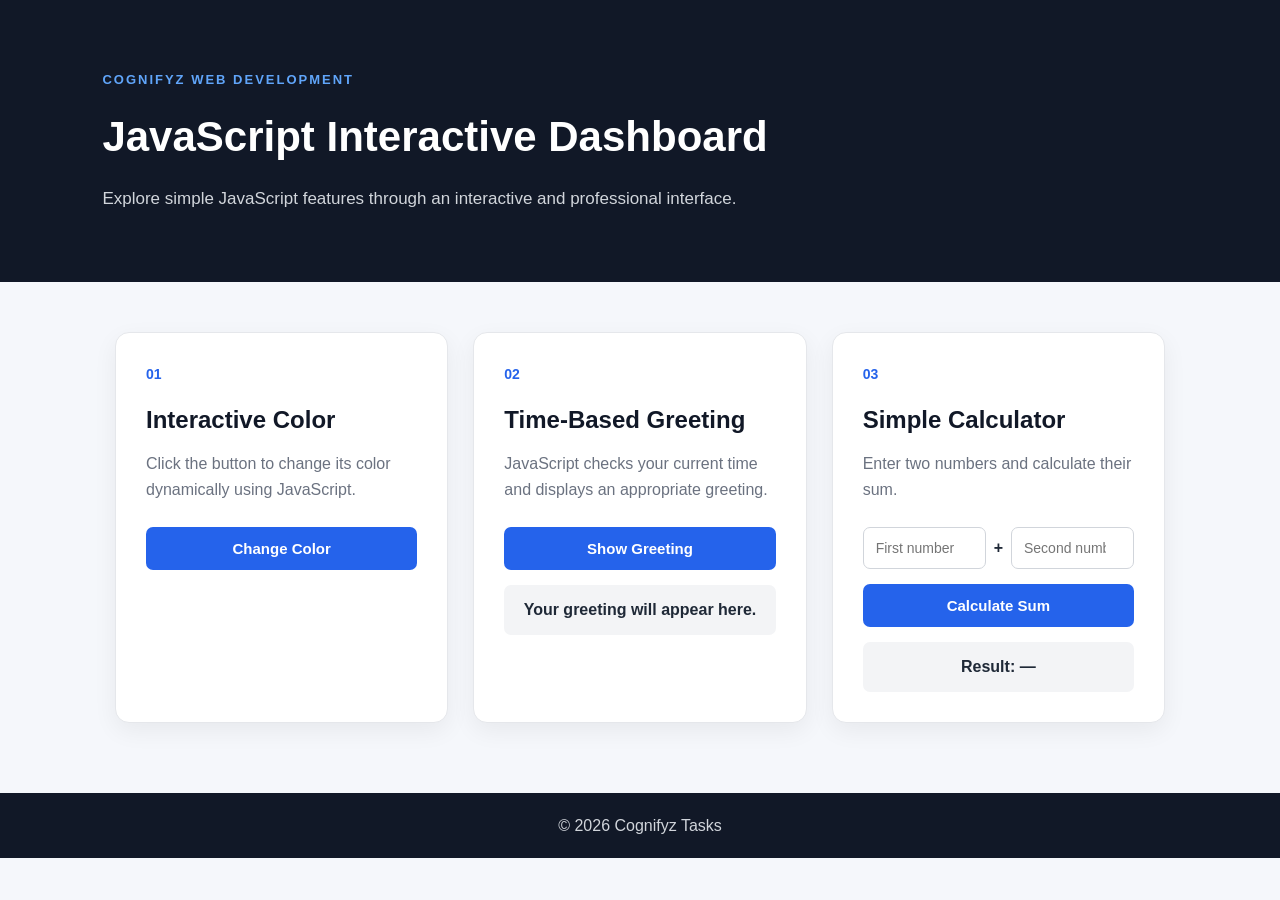
<file: Cognifyz_Level1_Task1/Cognifyz_Level1_Task2/index.html>
<!DOCTYPE html>
<html lang="en">
<head>
    <meta charset="UTF-8">
    <meta name="viewport" content="width=device-width, initial-scale=1.0">

    <title>JavaScript Interactive Dashboard</title>

    <link rel="stylesheet" href="style.css">
</head>

<body>

    <!-- Header -->
    <header class="header">
        <div>
            <p class="subtitle">COGNIFYZ WEB DEVELOPMENT</p>
            <h1>JavaScript Interactive Dashboard</h1>
            <p class="intro">
                Explore simple JavaScript features through an interactive
                and professional interface.
            </p>
        </div>
    </header>


    <!-- Main Content -->
    <main class="container">

        <!-- Color Changer -->
        <section class="card">

            <div class="card-number">01</div>

            <h2>Interactive Color</h2>

            <p>
                Click the button to change its color dynamically using JavaScript.
            </p>

            <button id="colorButton" class="primary-button">
                Change Color
            </button>

        </section>


        <!-- Greeting -->
        <section class="card">

            <div class="card-number">02</div>

            <h2>Time-Based Greeting</h2>

            <p>
                JavaScript checks your current time and displays an appropriate greeting.
            </p>

            <button id="greetingButton" class="primary-button">
                Show Greeting
            </button>

            <div id="greetingResult" class="result">
                Your greeting will appear here.
            </div>

        </section>


        <!-- Calculator -->
        <section class="card">

            <div class="card-number">03</div>

            <h2>Simple Calculator</h2>

            <p>
                Enter two numbers and calculate their sum.
            </p>

            <div class="calculator">

                <input
                    type="number"
                    id="number1"
                    placeholder="First number"
                >

                <span>+</span>

                <input
                    type="number"
                    id="number2"
                    placeholder="Second number"
                >

            </div>

            <button id="calculateButton" class="primary-button">
                Calculate Sum
            </button>

            <div id="calculatorResult" class="result">
                Result: —
            </div>

        </section>

    </main>


    <!-- Footer -->
    <footer>
        <p>© 2026 Cognifyz Tasks</p>
    </footer>


    <script src="script.js"></script>

</body>
</html>
</file>
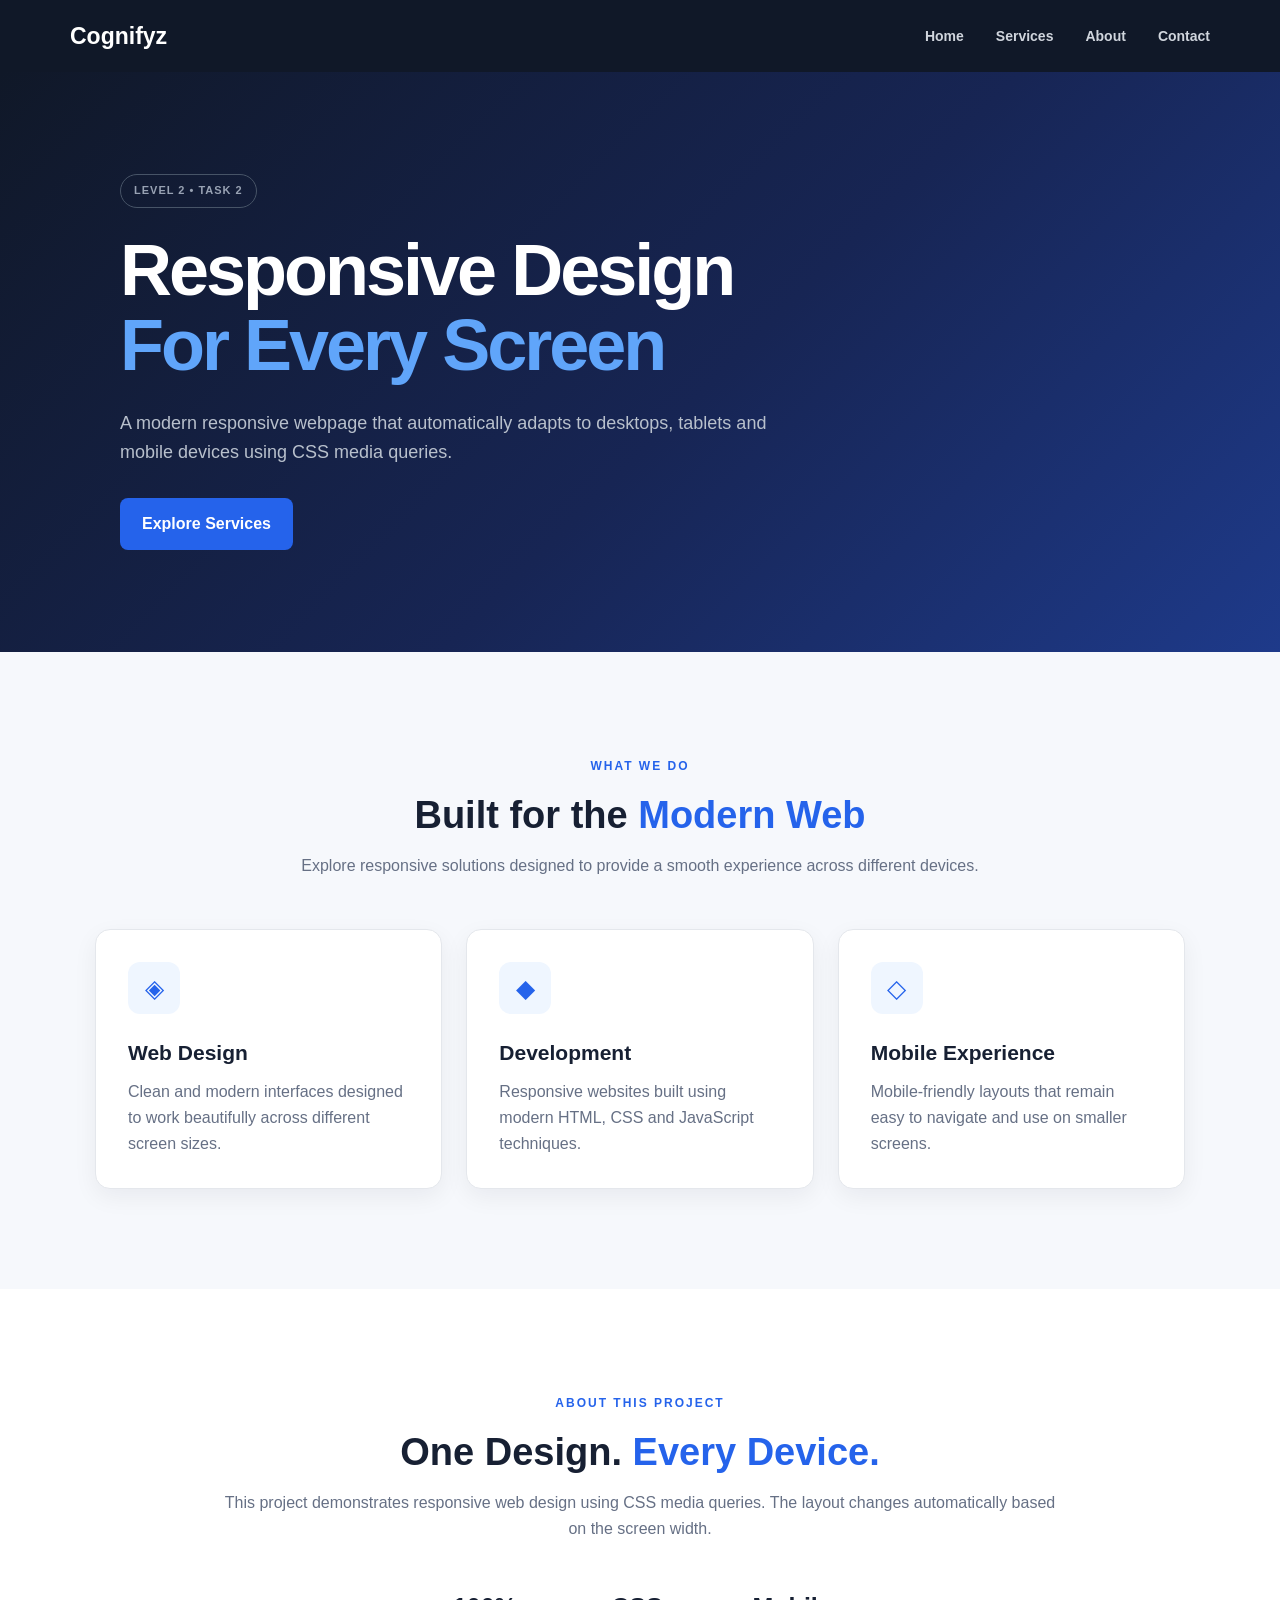
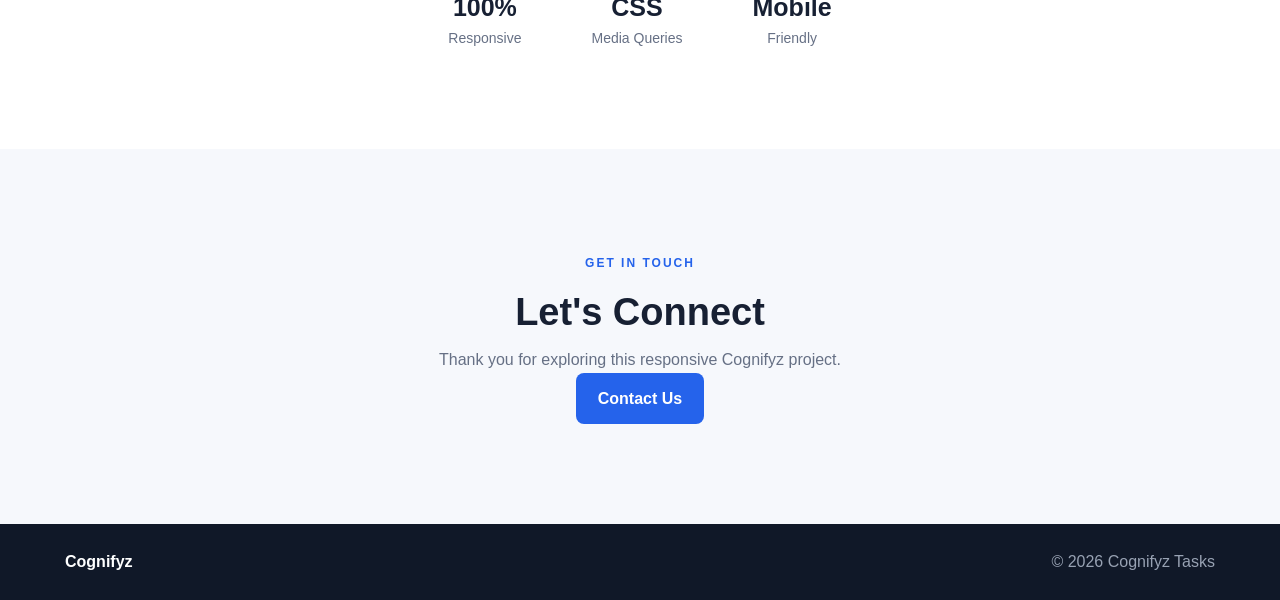
<file: Cognifyz_Level1_Task1/Cognifyz_Level1_Task2/Cognifyz_Level2_Task1/Cognifyz_Level2_Task2/index.html>
<!DOCTYPE html>
<html lang="en">

<head>
    <meta charset="UTF-8">
    <meta name="viewport" content="width=device-width, initial-scale=1.0">

    <title>Responsive Design | Cognifyz</title>

    <link rel="stylesheet" href="style.css">
</head>

<body>

    <!-- Navigation -->
    <header class="header">

        <nav class="navbar">

            <a href="#home" class="logo">
                Cognifyz
            </a>

            <!-- Hamburger Button -->
            <button class="menu-toggle" id="menuToggle" aria-label="Open navigation">
                ☰
            </button>

            <!-- Navigation Links -->
            <div class="nav-menu" id="navMenu">

                <a href="#home">Home</a>
                <a href="#services">Services</a>
                <a href="#about">About</a>
                <a href="#contact">Contact</a>

            </div>

        </nav>

    </header>


    <!-- Hero Section -->
    <main>

        <section id="home" class="hero">

            <div class="hero-content">

                <span class="badge">
                    LEVEL 2 • TASK 2
                </span>

                <h1>
                    Responsive Design
                    <span>For Every Screen</span>
                </h1>

                <p>
                    A modern responsive webpage that automatically adapts
                    to desktops, tablets and mobile devices using CSS
                    media queries.
                </p>

                <a href="#services" class="hero-button">
                    Explore Services
                </a>

            </div>

        </section>


        <!-- Services -->
        <section id="services" class="section">

            <div class="section-heading">

                <span>WHAT WE DO</span>

                <h2>
                    Built for the
                    <strong>Modern Web</strong>
                </h2>

                <p>
                    Explore responsive solutions designed to provide
                    a smooth experience across different devices.
                </p>

            </div>


            <div class="cards">

                <article class="card">

                    <div class="card-icon">
                        ◈
                    </div>

                    <h3>Web Design</h3>

                    <p>
                        Clean and modern interfaces designed to work
                        beautifully across different screen sizes.
                    </p>

                </article>


                <article class="card">

                    <div class="card-icon">
                        ◆
                    </div>

                    <h3>Development</h3>

                    <p>
                        Responsive websites built using modern HTML,
                        CSS and JavaScript techniques.
                    </p>

                </article>


                <article class="card">

                    <div class="card-icon">
                        ◇
                    </div>

                    <h3>Mobile Experience</h3>

                    <p>
                        Mobile-friendly layouts that remain easy to
                        navigate and use on smaller screens.
                    </p>

                </article>

            </div>

        </section>


        <!-- About -->
        <section id="about" class="about">

            <div class="about-content">

                <span>ABOUT THIS PROJECT</span>

                <h2>
                    One Design.
                    <strong>Every Device.</strong>
                </h2>

                <p>
                    This project demonstrates responsive web design
                    using CSS media queries. The layout changes
                    automatically based on the screen width.
                </p>

                <div class="features">

                    <div>
                        <strong>100%</strong>
                        <span>Responsive</span>
                    </div>

                    <div>
                        <strong>CSS</strong>
                        <span>Media Queries</span>
                    </div>

                    <div>
                        <strong>Mobile</strong>
                        <span>Friendly</span>
                    </div>

                </div>

            </div>

        </section>


        <!-- Contact -->
        <section id="contact" class="contact">

            <span>GET IN TOUCH</span>

            <h2>
                Let's Connect
            </h2>

            <p>
                Thank you for exploring this responsive Cognifyz project.
            </p>

            <a href="mailto:contact@example.com" class="contact-button">
                Contact Us
            </a>

        </section>

    </main>


    <!-- Footer -->
    <footer>

        <div class="footer-content">

            <strong>Cognifyz</strong>

            <span>
                © 2026 Cognifyz Tasks
            </span>

        </div>

    </footer>


    <script src="script.js"></script>

</body>

</html>
</file>
<file: Cognifyz_Level1_Task1/Cognifyz_Level1_Task2/style.css>
* {
    margin: 0;
    padding: 0;
    box-sizing: border-box;
}

body {
    font-family: Arial, Helvetica, sans-serif;
    background: #f5f7fb;
    color: #1f2937;
    line-height: 1.6;
}


/* Header */

.header {
    background: #111827;
    color: white;
    padding: 70px 8%;
}

.subtitle {
    color: #60a5fa;
    font-size: 13px;
    font-weight: bold;
    letter-spacing: 2px;
    margin-bottom: 12px;
}

.header h1 {
    font-size: 42px;
    margin-bottom: 15px;
}

.intro {
    max-width: 650px;
    color: #d1d5db;
    font-size: 17px;
}


/* Main */

.container {
    max-width: 1100px;
    margin: 50px auto;
    padding: 0 25px;

    display: grid;
    grid-template-columns: repeat(3, 1fr);
    gap: 25px;
}


/* Cards */

.card {
    background: white;
    padding: 30px;

    border: 1px solid #e5e7eb;
    border-radius: 14px;

    box-shadow: 0 8px 25px rgba(0, 0, 0, 0.06);

    transition: 0.3s;
}

.card:hover {
    transform: translateY(-5px);
    box-shadow: 0 15px 30px rgba(0, 0, 0, 0.1);
}

.card-number {
    color: #2563eb;
    font-size: 14px;
    font-weight: bold;
    margin-bottom: 15px;
}

.card h2 {
    margin-bottom: 12px;
    color: #111827;
}

.card p {
    color: #6b7280;
    margin-bottom: 25px;
}


/* Buttons */

.primary-button {
    width: 100%;
    padding: 13px;

    background: #2563eb;
    color: white;

    border: none;
    border-radius: 7px;

    font-size: 15px;
    font-weight: bold;

    cursor: pointer;

    transition: 0.3s;
}

.primary-button:hover {
    background: #1d4ed8;
}


/* Calculator */

.calculator {
    display: flex;
    align-items: center;
    gap: 8px;
    margin-bottom: 15px;
}

.calculator input {
    width: 100%;
    padding: 12px;

    border: 1px solid #d1d5db;
    border-radius: 7px;

    outline: none;
    font-size: 14px;
}

.calculator input:focus {
    border-color: #2563eb;
}

.calculator span {
    font-weight: bold;
}


/* Results */

.result {
    margin-top: 15px;
    padding: 12px;

    background: #f3f4f6;

    border-radius: 7px;

    text-align: center;
    font-weight: 600;
}


/* Footer */

footer {
    margin-top: 70px;

    padding: 20px;

    background: #111827;
    color: #d1d5db;

    text-align: center;
}


/* Responsive */

@media (max-width: 900px) {

    .container {
        grid-template-columns: 1fr;
        max-width: 600px;
    }

    .header h1 {
        font-size: 34px;
    }
}


@media (max-width: 500px) {

    .header {
        padding: 50px 6%;
    }

    .header h1 {
        font-size: 28px;
    }

    .calculator {
        flex-direction: column;
    }

    .calculator span {
        display: none;
    }
}
</file>
<file: Cognifyz_Level1_Task1/Cognifyz_Level1_Task2/Cognifyz_Level2_Task1/Cognifyz_Level2_Task2/style.css>
* {
    margin: 0;
    padding: 0;
    box-sizing: border-box;
}

html {
    scroll-behavior: smooth;
}

body {
    font-family: Arial, Helvetica, sans-serif;
    background: #f6f8fc;
    color: #172033;
    line-height: 1.6;
}


/* ================= HEADER ================= */

.header {
    background: #101828;
    color: white;
}

.navbar {
    max-width: 1200px;
    margin: auto;

    min-height: 72px;
    padding: 0 30px;

    display: flex;
    align-items: center;
    justify-content: space-between;
}

.logo {
    color: white;
    text-decoration: none;

    font-size: 23px;
    font-weight: 800;
}

.nav-menu {
    display: flex;
    align-items: center;
    gap: 32px;
}

.nav-menu a {
    color: #d0d5dd;
    text-decoration: none;

    font-size: 14px;
    font-weight: 600;

    transition: 0.25s;
}

.nav-menu a:hover {
    color: white;
}


/* Hamburger */

.menu-toggle {
    display: none;

    border: none;
    background: transparent;

    color: white;

    font-size: 28px;

    cursor: pointer;
}


/* ================= HERO ================= */

.hero {
    min-height: 580px;

    display: flex;
    align-items: center;

    background:
        linear-gradient(
            135deg,
            #101828 0%,
            #172554 55%,
            #1e3a8a 100%
        );

    color: white;
}

.hero-content {
    width: min(1100px, 100%);

    margin: auto;

    padding: 90px 30px;
}

.badge {
    display: inline-block;

    padding: 7px 13px;

    border: 1px solid #475467;
    border-radius: 30px;

    color: #98a2b3;

    font-size: 11px;
    font-weight: 700;
    letter-spacing: 1px;
}

.hero h1 {
    max-width: 850px;

    margin: 25px 0;

    font-size: clamp(42px, 7vw, 72px);
    line-height: 1.05;
    letter-spacing: -3px;
}

.hero h1 span {
    display: block;
    color: #60a5fa;
}

.hero p {
    max-width: 650px;

    color: #b8c0cc;

    font-size: 18px;

    margin-bottom: 32px;
}

.hero-button,
.contact-button {
    display: inline-block;

    padding: 13px 22px;

    background: #2563eb;
    color: white;

    border-radius: 8px;

    text-decoration: none;

    font-weight: 700;

    transition: 0.25s;
}

.hero-button:hover,
.contact-button:hover {
    background: #1d4ed8;
    transform: translateY(-2px);
}


/* ================= SECTION ================= */

.section {
    max-width: 1150px;

    margin: auto;

    padding: 100px 30px;
}

.section-heading {
    max-width: 700px;

    margin: 0 auto 50px;

    text-align: center;
}

.section-heading > span,
.about-content > span,
.contact > span {
    color: #2563eb;

    font-size: 12px;
    font-weight: 800;

    letter-spacing: 2px;
}

.section-heading h2,
.about-content h2,
.contact h2 {
    margin: 15px 0;

    font-size: 38px;
    line-height: 1.2;
}

.section-heading strong,
.about-content strong {
    color: #2563eb;
}

.section-heading p,
.about-content p,
.contact p {
    color: #667085;
}


/* ================= CARDS ================= */

.cards {
    display: grid;

    grid-template-columns: repeat(3, 1fr);

    gap: 24px;
}

.card {
    padding: 32px;

    background: white;

    border: 1px solid #e4e7ec;

    border-radius: 15px;

    box-shadow: 0 8px 25px rgba(16, 24, 40, 0.06);

    transition: 0.3s;
}

.card:hover {
    transform: translateY(-6px);

    box-shadow: 0 18px 35px rgba(16, 24, 40, 0.1);
}

.card-icon {
    width: 52px;
    height: 52px;

    display: flex;
    align-items: center;
    justify-content: center;

    margin-bottom: 22px;

    background: #eff6ff;

    color: #2563eb;

    border-radius: 12px;

    font-size: 25px;
}

.card h3 {
    margin-bottom: 10px;

    font-size: 21px;
}

.card p {
    color: #667085;
}


/* ================= ABOUT ================= */

.about {
    background: white;

    padding: 100px 30px;
}

.about-content {
    max-width: 850px;

    margin: auto;

    text-align: center;
}

.features {
    margin-top: 45px;

    display: flex;
    justify-content: center;

    gap: 70px;
}

.features div {
    display: flex;
    flex-direction: column;
}

.features strong {
    font-size: 25px;
    color: #172033;
}

.features span {
    color: #667085;
    font-size: 14px;
}


/* ================= CONTACT ================= */

.contact {
    max-width: 700px;

    margin: auto;

    padding: 100px 30px;

    text-align: center;
}

.contact h2 {
    margin-bottom: 12px;
}


/* ================= FOOTER ================= */

footer {
    background: #101828;

    color: #98a2b3;

    padding: 25px 30px;
}

.footer-content {
    max-width: 1150px;

    margin: auto;

    display: flex;
    justify-content: space-between;
    align-items: center;
}

.footer-content strong {
    color: white;
}


/* ================= TABLET ================= */

@media (max-width: 900px) {

    .cards {
        grid-template-columns: 1fr;
    }

    .card {
        max-width: 650px;
        margin: auto;
        width: 100%;
    }

    .hero h1 {
        letter-spacing: -2px;
    }

    .features {
        gap: 35px;
    }
}


/* ================= MOBILE ================= */

@media (max-width: 700px) {

    .navbar {
        padding: 0 20px;
    }

    /* Show hamburger */
    .menu-toggle {
        display: block;
    }

    /* Hide menu initially */
    .nav-menu {
        display: none;

        position: absolute;

        top: 72px;
        left: 0;
        right: 0;

        background: #101828;

        padding: 20px;

        flex-direction: column;

        gap: 0;

        border-top: 1px solid #263143;
    }

    /* Show menu when JavaScript adds active */
    .nav-menu.active {
        display: flex;
    }

    .nav-menu a {
        width: 100%;

        padding: 14px 5px;

        border-bottom: 1px solid #263143;
    }

    .hero {
        min-height: 520px;
    }

    .hero-content {
        padding: 70px 20px;
    }

    .hero h1 {
        font-size: 42px;
        letter-spacing: -2px;
    }

    .hero p {
        font-size: 16px;
    }

    .section,
    .about,
    .contact {
        padding: 70px 20px;
    }

    .section-heading h2,
    .about-content h2,
    .contact h2 {
        font-size: 31px;
    }

    .features {
        flex-direction: column;
        gap: 25px;
    }

    .footer-content {
        flex-direction: column;
        gap: 8px;

        text-align: center;
    }
}


/* ================= SMALL MOBILE ================= */

@media (max-width: 400px) {

    .hero h1 {
        font-size: 35px;
    }

    .badge {
        font-size: 9px;
    }

    .card {
        padding: 25px;
    }
}
</file>
